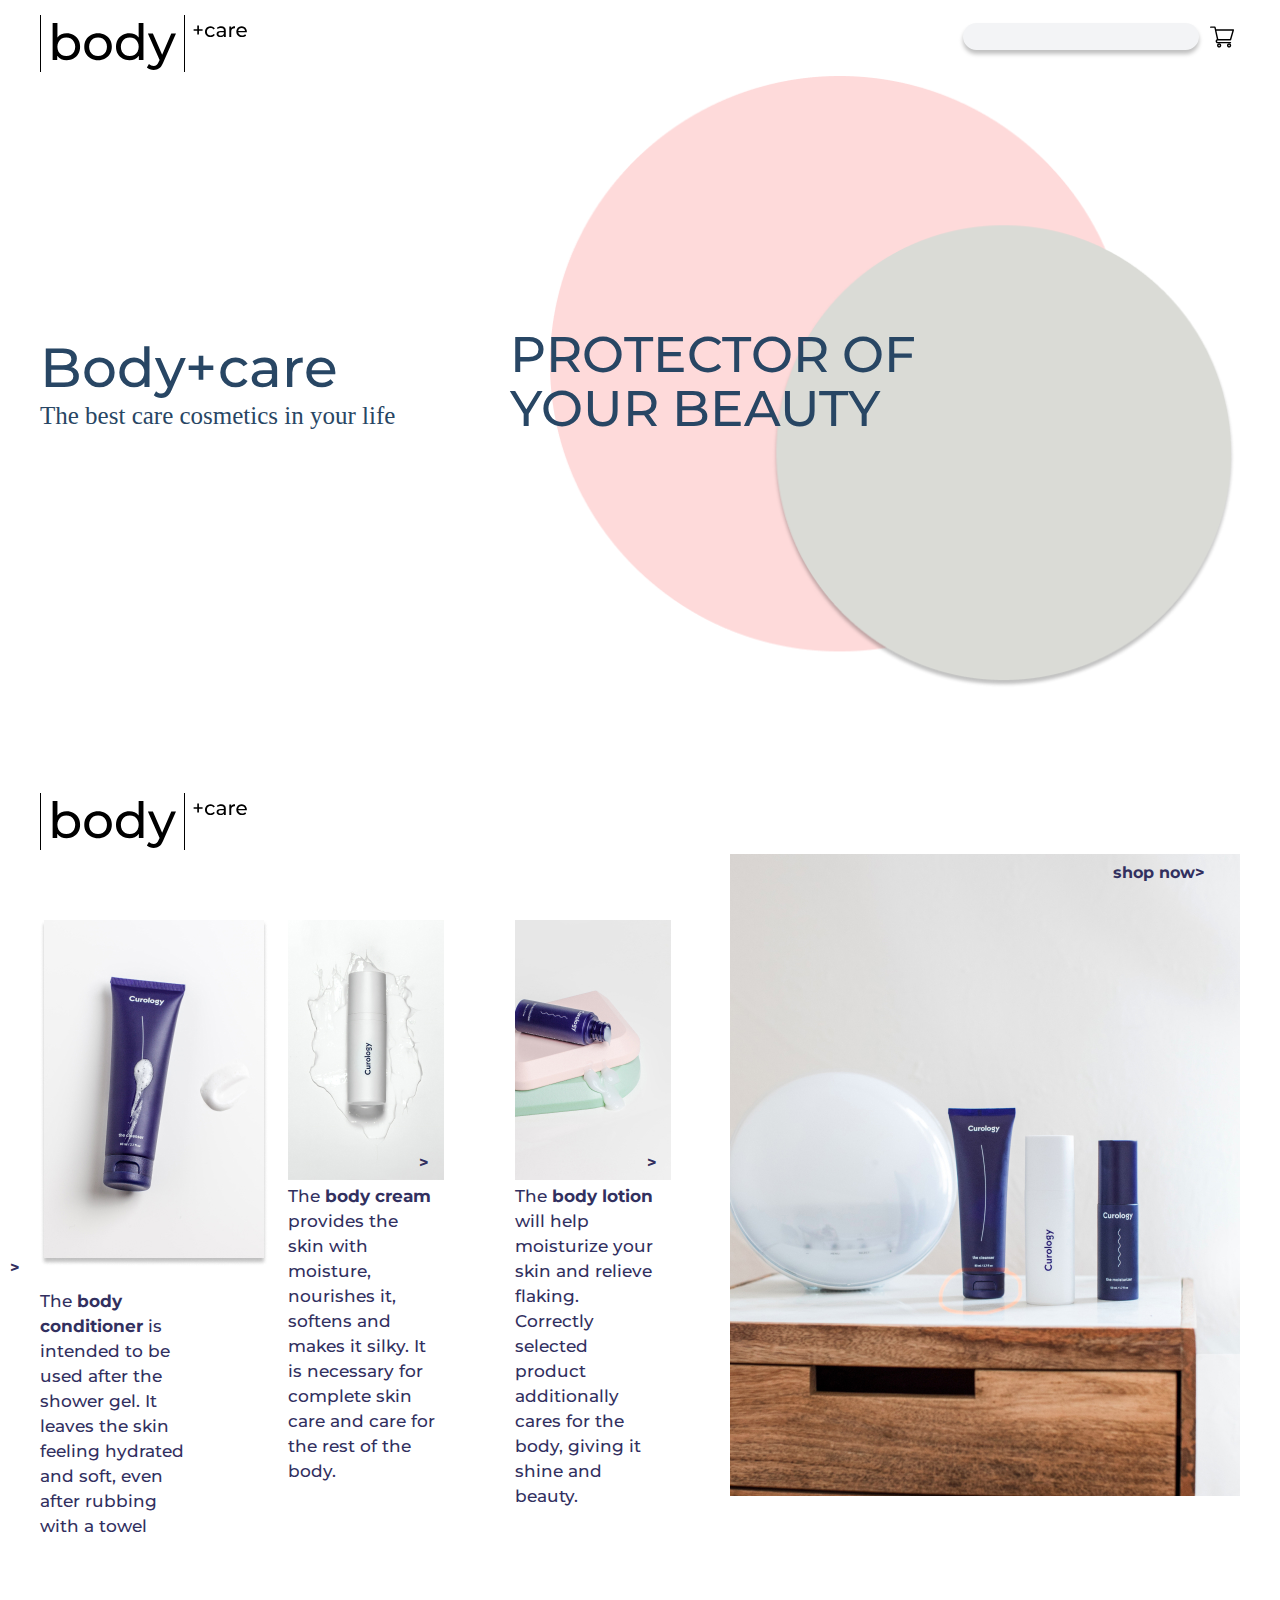
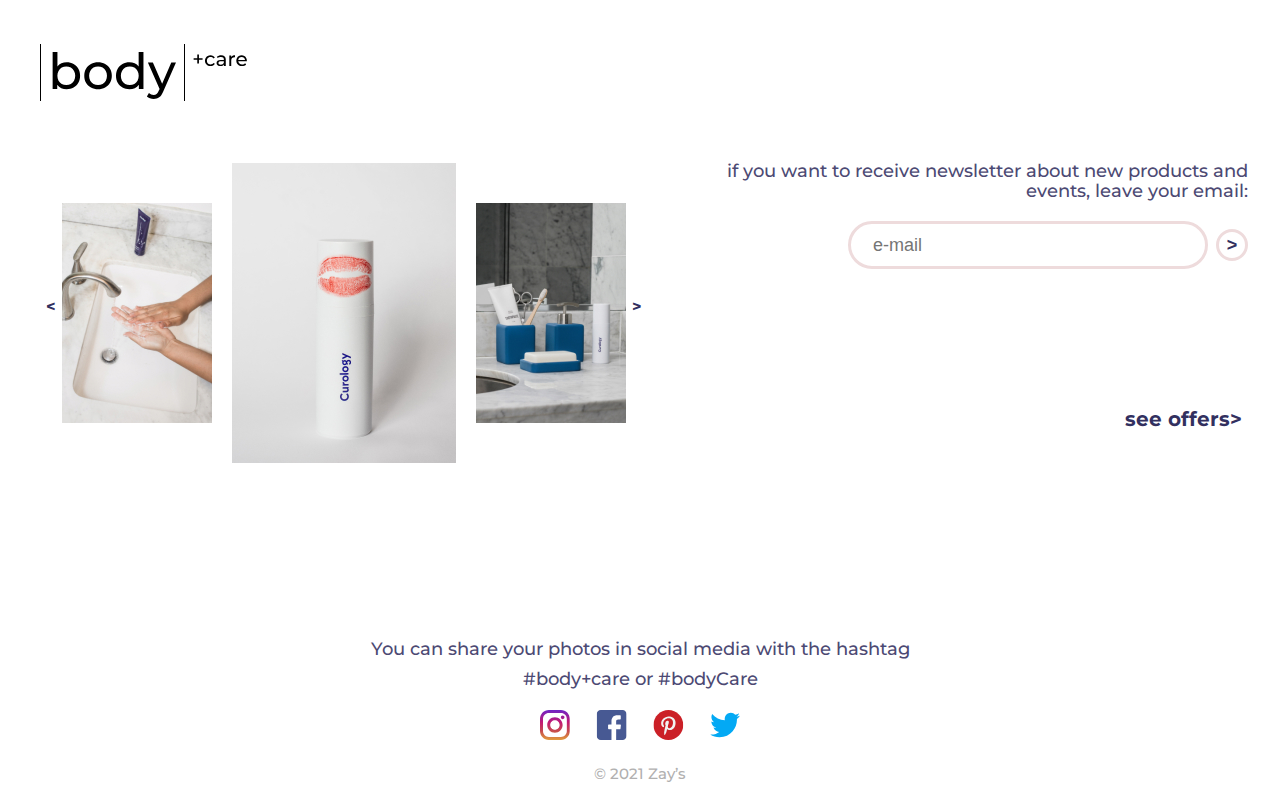
<file: index.html>
<!DOCTYPE html>
<html lang="en">

<head>
    <meta charset="UTF-8">
    <meta http-equiv="X-UA-Compatible" content="IE=edge">
    <meta name="viewport" content="width=device-width, initial-scale=1.0">
    <title>B+c</title>
    <link rel="stylesheet" href="styles/style.css" type="text/css">
</head>

<body>
    <!--Подключение шрифтов-->
    <link rel="preconnect" href="https://fonts.googleapis.com">
    <link rel="preconnect" href="https://fonts.gstatic.com" crossorigin>
    <link href="https://fonts.googleapis.com/css2?family=Montserrat:wght@200;400;500&display=swap" rel="stylesheet">
    <div class="content">
        <header>
            <div class="header-container">
                <div class="header-logo-image">
                    <img src="images/logo.svg" alt="logo">
                </div>
                <!--    <div class="header-search-button"></div>   -->
                <div class="header-navigation">
                    <div class="header-search">
                        <input class="search" type="text" placeholder="">
                    </div>
                    <button class="cart-button"><img src="images/cart.svg" alt="cart"></button>
                </div>
            </div>
            <div class="hero-container">
                <div class="hero-left-container">
                    <h1>Body+care</h1>
                    <h3>The best care cosmetics in your life</h3>
                </div>
                <div class="hero-right-container">
                    <h2>PROTECTOR OF YOUR BEAUTY</h2>
                </div>
            </div>
        </header>

        <main>
            <div class="main-container">
                <div class="main-logo-image">
                    <img src="images/logo.svg" alt="logo">
                </div>
            </div>
            <div class="main-image">
                <div class="image-group">
                    <div class="main-text-first">
                        <a class="main-link" href="https://www.google.com/">
                            <img src="images/image1.jpg" alt=""> 
                        </a>
                        <a class="main-button-first" href="https://www.google.com/">&gt</a>
                        <p class="main-paragraph">The <b>body conditioner</b> is intended to be used after the shower gel. It leaves the skin feeling hydrated and soft, even after rubbing with a towel
                        </p>
                    </div>
                    <div class="main-text-second">
                        <a class="main-link" href="https://www.google.com/">
                            <img src="images/image2.jpg" alt="">
                        </a>
                        
                        <a class="main-button-second" href="https://www.google.com/">&gt</a>
                        <p class="main-paragraph">The <b>body cream</b> provides the skin with moisture, nourishes it, softens and makes it silky. It is necessary for complete skin care and care for the rest of the body.
                        </p>
                    </div>
                    <div class="main-text-third">
                        <a class="main-link" href="https://www.google.com/">
                            <img src="images/image3.jpg" alt="">
                        </a>
                        <a class="main-button-third" href="https://www.google.com/">&gt</a>
                        <p class="main-paragraph">The <b>body lotion</b> will help moisturize your skin and relieve flaking. Correctly selected product additionally cares for the body, giving it shine and beauty.
                        </p>
                    </div>
                </div>
                <div class="main-big-image">
                    <a class="main-link" href="https://www.google.com/">
                        <img src="images/image7.jpg" alt="">
                    </a>
                    <a class="main-button-shop-now" href="https://www.google.com/">shop now&gt</a>
                </div>
            </div>
        </main>


        <footer>

            <div class="footer-container">
                <div class="footer-logo-image">
                    <img src="images/logo.svg" alt="logo">
                </div>
            </div>
            <div class="footer">
                <div class="all-footer-elements">
                    <div class="footer-left-button">
                        <button class="footer-left-arrow">&lt</button>
                    </div>
                    <div class="footer-images">
                        <div class="footer-image-first">
                            <img src="images/image4.jpg" alt="">
                        </div>
                        <div class="footer-image-second">
                            <img src="images/image5.jpg" alt="">
                        </div>
                        <div class="footer-image-third">
                            <img src="images/image6.jpg" alt="">
                        </div>
                    </div>
                    <div class="footer-left-button">
                        <button class="footer-right-arrow">&gt</button>
                    </div>
                    <div class="footer-email-information">
                        <div class="footer-email-text">
                            <p class="footer-text-over-input">if you want to receive newsletter about new products and events, leave your email:</p>
                        </div>
                        <div class="footer-send-block">
                            <div class="footer-search-class">
                                <input class="footer-search" type="text" placeholder="    e-mail">
                            </div>
                            <button class="footer-send-button" onclick="document.location='https://www.google.com/'">&gt</button>
                        </div>
                        <button class="footer-see-offers-button">see offers&gt</button>
                    </div>
                </div>
            </div>




            <div class="footer-links">
                <div class="footer-about-social-media-text ">
                    <p>You can share your photos in social media with the hashtag #body+care or #bodyCare</p>
                </div>
                <div class="footer-links-social-media ">
                    <div class="footer-instagram ">
                        <a href="https://www.instagram.com/ ">
                            <img src="images/instagram.svg " alt=" ">
                        </a>
                    </div>
                    <div class="footer-facebook ">
                        <a href="https://www.facebook.com/ ">
                            <img src="images/facebook.svg " alt=" ">
                        </a>
                    </div>
                    <div class="footer-pinterest ">
                        <a href="https://www.pinterest.com/ ">
                            <img src="images/pinterets.svg " alt=" ">
                        </a>
                    </div>
                    <div class="footer-twitter ">
                        <a href="https://twitter.com/ ">
                            <img src="images/twitter.svg " alt=" ">
                        </a>
                    </div>
                </div>
                <div class="footer-copyright-mark">
                    <p>© 2021 Zay’s</p>
                </div>
            </div>
        </footer>
</body>

</html>
</file>
<file: styles/style.css>
* {
    margin: 0;
}

.content {
    width: 1200px;
    margin: 0 auto;
}

.header-container {
    display: flex;
    justify-content: space-between;
    user-select: none;
}

.header-navigation {
    display: flex;
    align-items: center;
}

.search {
    width: 232px;
    height: 25px;
    margin-bottom: 4px;
    outline: none;
    border: none;
    border-radius: 20px;
    border-color: #F3F4F6;
    background-color: #F3F4F6;
    box-shadow: 0px 4px 4px rgba(0, 0, 0, 0.25);
    /* background: url(loupe.svg) no-repeat;background-position: 10px;*/
}

.cart-button {
    margin-left: 5px;
    border: 0;
    background-color: transparent;
}

.cart-button:hover {
    background: #ffffff;
}

.hero-container {
    display: flex;
    align-items: center;
    justify-content: space-between;
    color: #284664;
}

.hero-right-container {
    background-image: url(../images/ellipses.png);
    height: 612px;
    width: 730px;
    display: flex;
    margin-left: 64px;
    align-items: center;
    background-size: contain;
    background-repeat: no-repeat;
    background-position-x: 40px;
    color: #284664;
}

.hero-right-container h2 {
    max-width: 60%;
}

h3 {
    font-family: Merriweather;
    font-size: 25px;
    font-weight: 50px;
    font-style: normal;
    font-weight: normal;
    line-height: 30px;
    bottom: 250px;
}

h2 {
    font-family: Montserrat;
    font-style: normal;
    font-size: 50px;
    font-weight: 500;
    line-height: 54px;
}

h1 {
    font-family: Montserrat;
    font-size: 55px;
    font-style: normal;
    font-weight: 500;
    font-weight: 1px;
    line-height: 67px;
}

.main-container {
    margin-top: 90px;
    user-select: none;      /* определяет может ли пользователь выбрать(выделить) текст */
    display: flex;
}

.main-image {
    display: flex;
}

.image-group {
    margin-top: 66px;
    display: flex;
    margin-left: 0px;
  
    justify-content: space-between;
}

.main-text-first{
    margin-right: 20px;
}
    
.main-paragraph {
    font-family: Montserrat;
    font-style: normal;
    font-weight: 500;
    font-size: 17px; 
    line-height: 25px;
    max-width: 65%;
    color: #32305F;
    vertical-align: middle;
}

b {
    font-weight:bolder;
}  

.main-button-first {
    position: relative;
    border: none;
    cursor: pointer;
    transform: translate(-50%, -50%);
    font-family: Montserrat;
    font-size: 16px;
    font-weight: bold;
    background-color: transparent;
    text-decoration: none;
    color: #32305F;
    bottom: 2%;
    right: 13%;
}

.main-button-second{
    position: relative;
    border: none;
    cursor: pointer;
    transform: translate(-50%, -50%);
    font-family: Montserrat;
    font-size: 16px;
    font-weight: bold;
    background-color: transparent;
    text-decoration: none;
    color: #32305F;
    bottom: 2%;
    right: 13%;
}

.main-button-third{
    position: relative;
    border: none;
    cursor: pointer;
    transform: translate(-50%, -50%);
    font-family: Montserrat;
    font-size: 16px;
    font-weight: bold;
    background-color: transparent;
    text-decoration: none;
    color: #32305F;
    bottom: 2%;
    right: 13%;
}

.main-link {
    cursor: pointer;
    
    text-decoration: none;
}

.main-button-shop-now {
    position: relative;
 
    border: none;
    cursor: pointer;
    border-radius: 5px;
    font-family: Montserrat;
    font-size: 16px;
    font-weight: bold;
  
    background-color: transparent;
    text-decoration: none;
    color: #32305F;
    bottom: 93%;
    left: 75%;
    transform: translate(-50%, -50%);
    -ms-transform: translate(-50%, -50%);
}

.footer {
    display: flex;
    align-items: center;
    justify-content: space-between;
}

.footer-container {
    display: flex;
    margin-top: 90px;
    user-select: none;
}

.all-footer-elements {
    display: flex;
    margin-top: 56px;
    margin-bottom: 65px;
    justify-content: space-between;
}

.footer-image-second {
    margin-left: 20px;
}

.footer-image-third {
    margin-left: 20px;
}

.footer-images {
    display: flex;
    margin-bottom: 100px;
    margin-left: 0px;
    align-items: center;
}
/*
.footer-arrow-button {
    display: flex;
    position: absolute;
    top: 1840px;
    border: none;
    cursor: pointer;
    font-family: Montserrat;
    font-size: 16px;
    font-weight: bold;
    background-color: transparent;
    justify-content: space-between;
    color: #32305F;
}*/

.footer-left-arrow {
    border: none;
    cursor: pointer;
    font-family: Montserrat;
    font-size: 16px;
    font-weight: bold;
    background-color: transparent;
margin-top: 135px;
    color: #32305F;
}

.footer-right-arrow {
    border: none;
    cursor: pointer;
    margin-top: 135px;
    font-family: Montserrat;
    font-size: 16px;
    font-weight: bold;
    background-color: transparent;
   
    color: #32305F;
}

.footer-text-over-input {
    width: 549px;
    height: 60px;
    margin-left: auto;
    text-align: right;
    font-family: Montserrat;
    font-style: normal;
    font-size: 20px;
    line-height: 20px;
    font-weight: 500;
    font-size: 18px;
    color: #4C4973;
}

.footer-search {
    width: 350px;
    height: 40px;
    margin-left: 200px;
    border: 3px solid #EEDBDC;
    border-radius: 70px;
    outline: none;
    font-size: 18px;
    background-color: transparent;
}

.footer-send-button {
    width: 32px;
    height: 32px;
    border-radius: 50%;
    border: 3px solid #EEDBDC;
    cursor: pointer;
    font-size: 18px;
    font-weight: bold;
    background-color: transparent;
    color: #32305F;
}

.footer-see-offers-button {
    position: relative;
    cursor: pointer;
    border: none;
    font-family: Montserrat;
    font-size: 20px;
    font-weight: bold;
    background-color: transparent;
    color: #32305F;
    user-select: none;
    text-decoration: none;
    color: #32305F;
    /* display: flex; */
    text-align: right;
    width: 600px;
    height: 300px;
    margin-left: auto;
    text-align: right;
}

.footer-about-social-media-text {
    width: 549px;
    height: 60px;
    margin-bottom: 16px;
    margin-left: auto;
    margin-right: auto;
    text-align: center;
    font-family: Montserrat;
    font-style: normal;
    font-weight: 500;
    font-size: 18px;
    line-height: 30px;
    color: #4C4973;
    user-select: none;
}

.footer-send-block {
    display: flex;
    justify-content: space-between;
    align-items: center;
}

.footer-links-social-media {
    display: flex;
    text-align: center;
    margin-left: 500px;
    margin-right: 500px;
    justify-content: space-between;
}

.footer-copyright-mark {
    font-family: Montserrat;
    font-style: normal;
    font-weight: 500;
    font-size: 15px;
    line-height: 60px;
    text-align: center;
    color: #B1B0B0;
    user-select: none;
}
</file>
